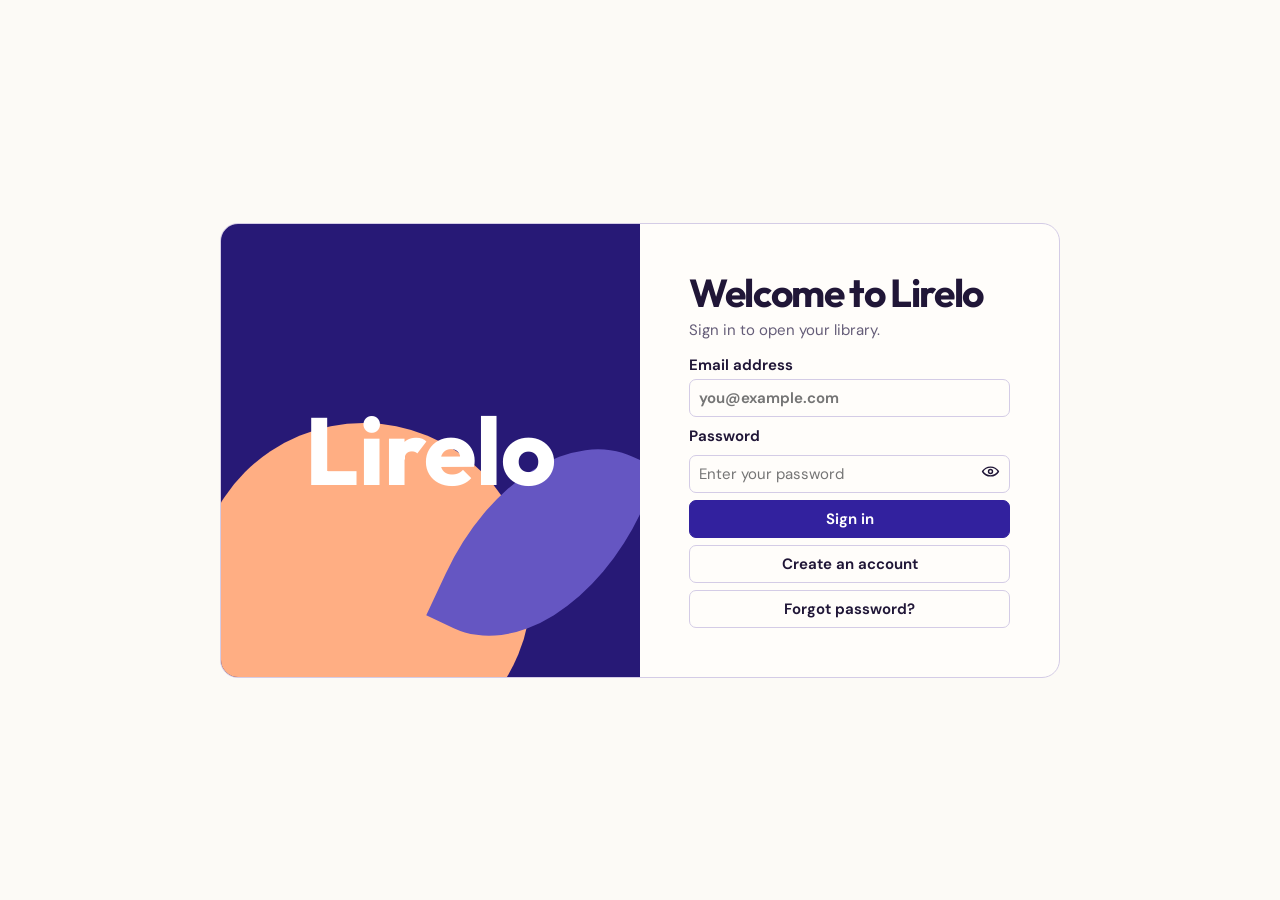
<file: index.html>
<!doctype html>
<html lang="en">
<head>
  <meta charset="utf-8">
  <meta name="viewport" content="width=device-width,initial-scale=1,viewport-fit=cover">
  <meta name="theme-color" content="#271976">
  <title>Lirelo</title>
  <link rel="icon" href="/assets/folio-mark.svg" type="image/svg+xml">
  <link rel="manifest" href="/manifest.webmanifest">
  <link rel="preconnect" href="https://fonts.googleapis.com">
  <link rel="preconnect" href="https://fonts.gstatic.com" crossorigin>
  <link href="https://fonts.googleapis.com/css2?family=DM+Sans:wght@400..700&family=Outfit:wght@400..800&display=swap" rel="stylesheet">
  <link rel="stylesheet" href="/assets/folio.css">
  <script defer src="/assets/offline.js"></script>
  <script defer src="/assets/folio.js"></script>
  <script defer src="/assets/folio-reader.js"></script>
  <script defer src="/assets/bridge.js"></script>
</head>
<body>
  <main id="app" aria-label="Lirelo"><p class="boot">Opening your library…</p></main>
  <input hidden id="import-files" type="file" accept=".pdf,.epub,application/pdf,application/epub+zip" multiple>
  <dialog id="folio-dialog" aria-labelledby="dialog-title"></dialog>
  <div id="folio-status" class="notice" role="status" aria-live="polite"></div>
</body>
</html>
</file>
<file: assets/folio.css>
:root{color-scheme:light;--paper:#fcfaf6;--white:#fffdfa;--ink:#201637;--muted:#655d78;--indigo:#32219e;--rail:#271976;--iris:#dad8fc;--edge:#d4cce6;--peach:#ffae83;--heading:Outfit,'Segoe UI',sans-serif;--body:'DM Sans','Segoe UI',sans-serif}
*,*::before,*::after{box-sizing:border-box}
html,body{margin:0;min-height:100%;background:var(--paper);color:var(--ink);font:15px var(--body)}
button,input,select,textarea{font:inherit;color:inherit}
button{cursor:pointer}
button:disabled{opacity:.45;cursor:default}
button:focus-visible,input:focus-visible,select:focus-visible,textarea:focus-visible,.paper-stage:focus-visible{outline:2px solid #7061dd;outline-offset:3px}
button svg,label svg{flex:none;width:19px;height:19px}
[hidden]{display:none!important}
h1,h2,h3,p{margin-top:0}
h1,h2,h3{font-family:var(--heading);letter-spacing:-.035em}
h1{font-size:clamp(34px,4.7vw,60px);line-height:1;overflow-wrap:anywhere}
h2{line-height:1.1}
img{display:block;max-width:100%}
.sr-only{position:absolute;width:1px;height:1px;overflow:hidden;clip-path:inset(50%);white-space:nowrap}
.boot,.empty{padding:26px;color:var(--muted)}
.primary,.outline,.quiet,.back-button,.icon-control{display:inline-flex;align-items:center;justify-content:center;gap:7px;min-height:41px;padding:8px 14px;border:1px solid transparent;border-radius:9px;font-weight:700;text-align:center}
.primary{background:var(--indigo);color:#fff}
.primary:hover{background:#271976}
.outline{border-color:var(--edge);background:var(--white)}
.outline:hover,.quiet:hover,.back-button:hover,.icon-control:hover{background:#eeeafb}
.quiet,.back-button,.icon-control{background:transparent;color:var(--indigo)}
.icon-control{padding:5px;width:42px}
.progress-copy{color:var(--muted)}
progress{appearance:none;display:block;height:7px;border:0;border-radius:10px;overflow:hidden;background:#dfdaf0;color:var(--indigo)}
progress::-webkit-progress-bar{background:#dfdaf0}
progress::-webkit-progress-value{background:var(--indigo);border-radius:10px}
progress::-moz-progress-bar{background:var(--indigo);border-radius:10px}
.folio{display:grid;grid-template-columns:165px minmax(0,1fr);min-height:100dvh}
.navigation{background:var(--rail);color:white;position:sticky;top:0;height:100dvh;display:flex;flex-direction:column;gap:25px;padding:19px 12px}
.wordmark{display:flex;align-items:center;gap:5px;background:none;border:0;color:white;font:750 24px var(--heading);padding:0 3px;text-align:left}
.brand-symbol{position:relative;width:29px;height:32px;display:block;flex:none}.brand-symbol::before{content:'';position:absolute;inset:4px 7px;background:#fff3db;clip-path:polygon(0 0,100% 0,100% 100%,50% 76%,0 100%);border-radius:2px}.brand-symbol::after{content:'';position:absolute;top:3px;right:4px;background:var(--peach);width:8px;height:8px;border-radius:50%}
.navigation nav{display:grid;gap:6px}
.navigation nav button{display:flex;align-items:center;gap:10px;width:100%;min-height:45px;text-align:left;background:transparent;border:0;color:white;padding:7px 11px;border-radius:10px;font-weight:650}
.navigation nav button[aria-current=page]{background:#7769dc}
.navigation nav button:hover{background:#5e50be}
.workspace{width:min(100%,1330px);margin:0 auto;padding:24px clamp(19px,3.65vw,54px) 60px;min-width:0;align-self:start}
.view-title{margin:0 0 22px}
.view-title h1{margin:0}
.view-title p{margin:8px 0 0;color:var(--muted)}
.library-title,.library-title>div{display:flex;align-items:center;gap:12px;justify-content:space-between}
.search-box{display:flex;align-items:center;gap:7px;background:var(--white);border:1px solid var(--edge);border-radius:9px;padding:0 10px;height:41px}
.search-box input{background:none;border:0;min-width:0;width:min(23vw,245px);outline:0}
.search-box:focus-within{border-color:var(--indigo);outline:1px solid var(--indigo)}
.resume{min-height:278px;display:grid;position:relative;isolation:isolate;grid-template-columns:minmax(0,1fr) minmax(0,.97fr);align-items:center;overflow:hidden;border-radius:18px;background:#d5d2ff;margin-bottom:18px;padding:24px 30px}
.resume-copy{position:relative;z-index:1;display:flex;flex-direction:column;align-items:start;gap:6px;min-width:0}
.resume-copy h2{font-size:clamp(31px,4.5vw,65px);line-height:.96;margin:0 0 7px;letter-spacing:-.056em}
.resume-copy strong{font:720 clamp(16px,2vw,25px) var(--heading);overflow-wrap:anywhere}
.resume-copy .primary{margin-top:8px;min-width:112px}
.dot{color:var(--muted);padding:0 3px}
.resume-art{position:relative;width:min(100%,430px);height:238px;justify-self:center}
.art-board{position:absolute;inset:19px 5% 8% 2%;border-radius:15px;background:#342590;transform:rotate(-8deg) skewX(-10deg)}
.art-second,.resume-art .art-main{width:42%;aspect-ratio:.68;max-height:230px;position:absolute;border-radius:8px}
.art-second{background:#ffceaa;right:10%;top:7%;transform:rotate(9deg);overflow:hidden;border:1px solid #c07363}
.art-second i{position:absolute;background:#ee7758;width:33%;aspect-ratio:1;border-radius:45%;top:20%;left:18%}
.art-second i:nth-child(2){width:22%;left:56%;top:34%}
.art-second i:nth-child(3){width:50%;height:35%;background:#342590;left:30%;top:auto;bottom:6%;transform:rotate(-24deg);border-radius:80% 0 75% 0}
.resume-art .art-main{left:16%;top:-1%;transform:rotate(-8deg);border:1px solid #c8a071}
.shelf-filters,.shelf-filters>div{display:flex;align-items:center;justify-content:space-between;gap:8px;flex-wrap:wrap}
.segments button,.shelf-filters select,.collection-control select,select{min-height:39px;background:var(--white);border:1px solid var(--edge);border-radius:9px;padding:6px 10px}
.segments button{min-width:62px;font-size:13px;font-weight:750}
.segments button[aria-pressed=true]{background:var(--rail);border-color:var(--rail);color:white}
.shelf{display:grid;grid-template-columns:repeat(auto-fill,minmax(min(100%,160px),1fr));gap:20px 16px;margin-top:16px}
.shelf-book{min-width:0;display:grid;align-content:start;gap:7px;background:none;border:0;border-radius:8px;text-align:left;padding:0 0 8px}
.shelf-book:hover .jacket{outline:2px solid #7563d7;outline-offset:2px}
.shelf-name{font:700 17px/1.15 var(--heading);display:-webkit-box;-webkit-line-clamp:2;-webkit-box-orient:vertical;overflow:hidden;overflow-wrap:anywhere}
.shelf-book>small{color:var(--muted);font-size:12px;overflow-wrap:anywhere}
.shelf-book b{display:inline-block;background:#eae6fc;color:var(--rail);border-radius:4px;padding:2px 4px;margin-left:3px;font-size:10px}
.shelf-book progress{width:100%;height:4px}
.jacket{--jacket:#faeddb;--jacket-ink:#26194e;--shape:#342590;--accent:#e89b6c;position:relative;isolation:isolate;container-type:inline-size;display:flex;flex-direction:column;justify-content:space-between;gap:7px;width:100%;aspect-ratio:.71;overflow:hidden;padding:9%;border-radius:8px;border:1px solid #39285618;background:var(--jacket);color:var(--jacket-ink)}
.jacket strong{font:780 clamp(17px,18cqi,37px)/.95 var(--heading);letter-spacing:-.043em;display:-webkit-box;-webkit-line-clamp:4;-webkit-box-orient:vertical;overflow:hidden;overflow-wrap:anywhere}
.jacket small{font-size:clamp(8px,8cqi,14px);font-weight:700;max-width:100%;overflow:hidden;text-overflow:ellipsis;white-space:nowrap}
.jacket[data-pattern="1"] small,.jacket[data-pattern="3"] small{color:#fff5e3;text-shadow:0 1px 3px #2d1e77,0 1px 5px #2d1e77}
.jacket-art{position:absolute;inset:39% 0 0;pointer-events:none;z-index:-1}
.jacket-art i{position:absolute;display:block;background:var(--shape)}
.jacket-art i:first-child{left:-16%;bottom:-9%;width:78%;aspect-ratio:1;border-radius:50%;background:var(--accent)}
.jacket-art i:nth-child(2){left:43%;bottom:17%;width:32%;height:64%;border-radius:90% 0 90% 0;transform:rotate(22deg)}
.jacket-art i:last-child{left:67%;bottom:4%;width:30%;height:41%;border-radius:0 85% 0 85%;transform:rotate(57deg)}
.jacket[data-pattern="1"],.jacket[data-pattern="3"]{--jacket:#2d1e77;--jacket-ink:#fff1df;--shape:#ffead5;--accent:#ffad78}
.jacket[data-pattern="1"] .jacket-art i:nth-child(2){height:94%;border-radius:70px 70px 0 0;left:58%;width:34%;transform:none;bottom:0}
.jacket[data-pattern="1"] .jacket-art i:last-child{display:none}
.jacket[data-pattern="2"] .jacket-art i:nth-child(2),.jacket[data-pattern="2"] .jacket-art i:last-child{border-radius:50%;width:137%;height:53%;transform:rotate(-9deg);left:-10%}
.jacket[data-pattern="2"] .jacket-art i:nth-child(2){bottom:18%;background:#a49bea}
.jacket[data-pattern="2"] .jacket-art i:first-child{width:44%;left:43%;bottom:38%}
.jacket[data-pattern="3"] .jacket-art i:nth-child(2){border-radius:70px 70px 0 0;left:49%;width:35%;transform:none;bottom:18%}
.jacket[data-pattern="3"] .jacket-art i:last-child{height:9%;width:86%;transform:rotate(-20deg);left:16%;bottom:12%;border-radius:0;background:var(--accent)}
.book-intro{display:grid;grid-template-columns:minmax(115px,.41fr) minmax(0,1fr);align-items:center;gap:clamp(21px,4vw,65px);margin:12px 0 23px}
.book-artwork{background:var(--iris);padding:clamp(12px,2.3vw,27px);border-radius:17px}
.book-artwork .jacket{max-width:265px;margin:auto}
.book-intro h1{margin-bottom:7px}
.byline{font-size:20px;color:var(--muted);margin:0 0 15px}
.collection-control{display:inline-flex;align-items:center;gap:7px;color:var(--muted);font-size:13px}
.collection-control select{background:#eae6fb;max-width:min(40vw,205px)}
.book-actions{display:flex;align-items:center;flex-wrap:wrap;gap:8px;margin-top:15px}
.detail-progress{display:flex;gap:13px;align-items:center;border-bottom:1px solid var(--edge);padding:13px 0 20px}
.detail-progress progress{flex:1;min-width:30px}
.chapters{margin-top:22px}
.chapters>div{display:flex;align-items:baseline;justify-content:space-between;color:var(--muted)}
.chapters h2{font-size:28px;color:var(--ink);margin-bottom:6px}
ol{list-style:none;padding:0;margin:0}
.chapters li button,.tool-drawer li button{display:grid;grid-template-columns:30px minmax(0,1fr) auto;gap:9px;text-align:left;align-items:center;background:none;border:0;border-bottom:1px solid var(--edge);width:100%;min-height:43px;padding:7px 5px}
.chapters li button:hover,.tool-drawer li button:hover{background:var(--iris)}
.chapter-index,.chapters li button span:last-child{color:var(--muted)}
.saved-layout{display:grid;grid-template-columns:minmax(145px,.25fr) 1fr;gap:24px;align-items:start}
.saved-filter{display:grid;gap:7px}
.saved-filter button{display:flex;align-items:center;gap:8px;min-height:38px;border:0;border-radius:7px;background:none;text-align:left;padding:6px 9px;font-weight:650}
.saved-filter button small{margin-left:auto}
.saved-filter button[aria-pressed=true]{background:var(--iris)}
.saved-filter label{display:grid;gap:8px;margin-top:12px;padding-top:14px;border-top:1px solid var(--edge);font-weight:750}
.saved-filter select{min-width:0;width:100%}
.timeline{border-left:1px solid #e3ad92;padding:0 0 0 19px;display:grid;gap:11px;min-width:0}
.timeline article{position:relative;display:grid;gap:14px;grid-template-columns:minmax(0,1fr) auto;align-items:start;padding:14px;border-radius:9px;background:#f7f0e8}
.timeline article::before{content:'';width:11px;height:11px;border-radius:50%;background:var(--peach);border:1px solid #d5815b;position:absolute;left:-25px;top:22px}
.timeline p{font:650 18px/1.3 var(--body);margin:0 0 6px;overflow-wrap:anywhere}
.timeline mark{background:#ffe797;color:inherit}
.timeline small{color:var(--muted)}
.timeline article>div:last-child{display:grid;justify-items:end;gap:4px}
.timeline button{border:0;background:none;padding:4px 0;color:var(--indigo);font-weight:650;text-decoration:underline}
.timeline .item-delete{color:var(--muted);font-size:11px;font-weight:500}
.setting-list{display:grid;gap:0}
.setting-list section{display:flex;align-items:center;justify-content:space-between;gap:10px;flex-wrap:wrap;padding:18px 0;border-bottom:1px solid var(--edge)}
.setting-list h2{margin:0 0 3px}
.setting-list p{margin:0;color:var(--muted);overflow-wrap:anywhere}
.reading-app{height:100dvh;display:grid;grid-template-rows:auto minmax(0,1fr) auto;background:#dad7ef}
.reader-heading{display:grid;grid-template-columns:42px minmax(0,1fr) auto;gap:9px;align-items:center;padding:9px clamp(8px,2vw,24px);background:var(--paper);border-bottom:1px solid var(--edge)}
.reader-heading h1{font:750 clamp(17px,2.5vw,29px) var(--heading);white-space:nowrap;overflow:hidden;text-overflow:ellipsis;margin:0}
.reader-heading>div{display:flex;gap:5px}
.reader-heading>div button,.selection-controls button{display:flex;align-items:center;gap:5px;min-height:37px;padding:6px 9px;background:var(--white);border:1px solid var(--edge);border-radius:8px;font-weight:700}
.reader-heading button[aria-pressed=true]{background:var(--iris)}
.reading-desk{position:relative;display:grid;grid-template-columns:66px minmax(0,1fr);min-height:0}
.reading-tools{align-self:start;position:relative;z-index:2;display:grid;gap:3px;margin:22px 0 0 15px;padding:6px;border-radius:12px;background:var(--rail);color:white;width:48px}
.reading-tools button,.page-controls button,.tool-drawer header button{display:grid;place-items:center;min-height:39px;min-width:35px;border:0;background:none;color:inherit;border-radius:7px;padding:4px}
.reading-tools button:hover{background:#6554bc}
.paper-stage{min-width:0;min-height:0;overflow:auto;overscroll-behavior:contain;padding:18px 66px 30px 8px;display:flex;flex-direction:column;align-items:center}
.paper-stage[data-tone=paper]{background:#e5d8c2}
.paper-stage[data-tone=dark]{background:#222033;color:#eee8ff}
.paper-page{position:relative;flex:none;margin:auto;width:calc(min(100%,660px) * var(--zoom,1));align-self:safe center;aspect-ratio:var(--ratio);background:#fffdf9;container-type:inline-size;border-radius:5px;overflow:hidden;border:1px solid #3931531d}
.paper-page img{width:100%;height:auto;pointer-events:none;user-select:none}
.paper-stage[data-tone=paper] .paper-page img{filter:sepia(.27)}
.paper-stage[data-tone=dark] .paper-page{background:#18161e}
.paper-stage[data-tone=dark] .paper-page img{filter:invert(.91) hue-rotate(180deg)}
.paper-text,.page-markers{position:absolute;inset:0}
.paper-text{user-select:text;cursor:text}
.paper-text span,.page-markers i{position:absolute;display:block}
.text-run{color:transparent;white-space:pre;line-height:1;overflow:visible}
.text-run::selection{background:#b294f970}
.page-markers{pointer-events:none;mix-blend-mode:multiply}
.page-markers i{background:#b294f97a}
.page-markers i.yellow{background:#ffca4385}
.page-markers i.found{background:#ff987d85}
.reader-empty{padding:23px;margin:auto;color:inherit;text-align:center}
.page-controls{display:flex;align-items:center;justify-content:center;gap:12px;min-height:53px;background:var(--paper);border-top:1px solid var(--edge);padding:4px clamp(8px,3vw,40px) max(4px,env(safe-area-inset-bottom))}
.page-controls input{width:min(66%,740px);accent-color:var(--indigo)}
.page-controls output{white-space:nowrap;min-width:83px;text-align:center;font-weight:650;font-variant-numeric:tabular-nums}
.page-controls button:hover{background:var(--iris)}
.tool-drawer{position:absolute;z-index:4;inset:11px auto 11px 76px;width:min(calc(100% - 88px),360px);min-width:0;padding:13px 16px;background:var(--white);border:1px solid var(--edge);border-radius:12px;overflow:auto}
.tool-drawer header{display:flex;align-items:center;justify-content:space-between;gap:8px;margin-bottom:10px}
.tool-drawer h2,.tool-drawer h3{margin:0}
.tool-drawer h3{margin-top:15px}
.tool-drawer label{display:grid;gap:5px;margin-bottom:12px;font-weight:650}
.tool-drawer li button{grid-template-columns:minmax(0,1fr) auto}
.tool-drawer input:not([type=range]),.document-search input{width:100%;min-width:0;padding:7px;border:1px solid var(--edge);border-radius:6px;background:var(--white)}
.document-search{display:flex;gap:7px;align-items:stretch}
.selection-controls{position:absolute;bottom:10px;z-index:5;left:50%;transform:translateX(-50%);display:flex;gap:6px;padding:5px;background:var(--white);border:1px solid var(--edge);border-radius:11px;white-space:nowrap}
.notice{position:fixed;z-index:50;bottom:19px;left:50%;transform:translateX(-50%);max-width:min(95vw,560px);padding:9px 15px;background:var(--rail);color:#fff;border-radius:8px;opacity:0;pointer-events:none;font-size:14px;text-align:center}
.notice.show{opacity:1}
body:has(.reading-app) .notice{bottom:67px}
#folio-dialog{position:fixed;width:min(90vw,462px);border:1px solid var(--edge);border-radius:13px;background:var(--white);color:var(--ink);padding:19px;max-height:85dvh;overflow:auto}
#folio-dialog::backdrop{background:#24194270}
#folio-dialog header{display:flex;align-items:center;justify-content:space-between;gap:9px;margin-bottom:7px}
#folio-dialog h2{margin:0;font-size:23px}
.dialog-actions{display:flex;justify-content:end;gap:7px;margin-top:14px}
#folio-dialog label,.entry-form label{display:grid;gap:4px;margin:9px 0;font-weight:650}
#folio-dialog :is(input,textarea),.entry-form input{width:100%;border:1px solid var(--edge);border-radius:7px;padding:8px 9px;background:var(--white)}
#lireloCloudAuth{position:fixed;inset:0;z-index:20;background:var(--paper);overflow:auto;display:grid;place-items:center;padding:22px}
.entry-shell{display:grid;grid-template-columns:1fr 1fr;width:min(100%,840px);border:1px solid var(--edge);border-radius:18px;overflow:hidden;background:var(--white)}
.entry-art{background:var(--rail);color:white;display:flex;align-items:center;justify-content:center;font:750 clamp(44px,8vw,95px)/1 var(--heading);position:relative;isolation:isolate;overflow:hidden}
.entry-art i{position:absolute;z-index:-1;left:-6%;bottom:-18%;width:80%;aspect-ratio:1;background:var(--peach);border-radius:50%}
.entry-art i:last-child{left:59%;bottom:4%;width:36%;height:51%;background:#6556c2;transform:rotate(25deg);border-radius:80% 0}
.entry-form{padding:clamp(22px,4vw,49px)}
.entry-form h1{font-size:39px;margin:0 0 8px}
.entry-form p{color:var(--muted)}
.entry-form button{width:100%;min-height:38px;margin-top:7px;border:1px solid var(--edge);border-radius:7px;background:var(--white);font-weight:650}
.entry-form button[type=submit]{background:var(--indigo);color:white;border-color:var(--indigo)}
.lc-password-wrap{position:relative}
.lc-password-wrap input{padding-right:44px}
.entry-form .lc-password-toggle{position:absolute;right:2px;top:1px;display:grid;place-items:center;width:36px;min-height:32px;margin:0;border:0;background:transparent}
.lc-eye-off-icon,.lc-password-toggle[aria-pressed=true] .lc-eye-icon{display:none}
.lc-password-toggle[aria-pressed=true] .lc-eye-off-icon{display:block}
@media(min-width:1100px){.shelf{grid-template-columns:repeat(4,minmax(0,1fr))}}
@media(max-width:820px){.folio{grid-template-columns:115px minmax(0,1fr)}.navigation{padding-inline:6px}.navigation nav button{gap:6px;padding-inline:6px}.resume{padding:20px;min-height:220px}.resume-art{height:180px}.shelf{grid-template-columns:repeat(auto-fill,minmax(min(100%,130px),1fr))}}
@media(max-width:630px){
 .folio{display:block}.navigation{height:auto;position:sticky;z-index:8;display:grid;grid-template-columns:auto 1fr;align-items:center;gap:6px;padding:6px 8px}
 .wordmark{font-size:19px}.brand-symbol{width:26px;height:27px}.navigation nav{display:flex;justify-content:end;gap:2px}.navigation nav button{width:auto;min-height:36px;padding:4px 5px;gap:3px;font-size:11px}.navigation nav svg{width:14px;height:14px}
 .workspace{padding:17px 12px 38px}.library-title{align-items:start;gap:7px}.library-title>div{gap:5px}.library-title .outline{padding-inline:6px;gap:3px;font-size:12px}.search-box{height:41px;padding:0 6px}.search-box input{width:min(25vw,130px);font-size:12px}
 .resume{padding:13px;min-height:161px;grid-template-columns:minmax(0,1.15fr) minmax(0,.85fr);border-radius:11px}
 .resume-copy h2{font-size:clamp(24px,7vw,38px);line-height:.95}.resume-copy strong{font-size:17px}.resume-copy>span{font-size:11px}.resume-copy .primary{margin-top:2px;min-height:35px;min-width:0;padding:5px 9px}
 .resume-art{height:126px}.art-second,.resume-art .art-main{width:53%}.resume-art .art-main strong{font-size:clamp(10px,19cqi,15px)}
 .shelf-filters>div{max-width:100%}.shelf-filters select{max-width:160px;font-size:12px}
 .shelf{grid-template-columns:repeat(2,minmax(0,1fr));gap:12px}.shelf-name{font-size:15px}
 .book-intro{grid-template-columns:minmax(82px,.58fr) minmax(0,1fr);gap:14px}.book-intro h1{font-size:clamp(24px,7vw,37px)}.book-artwork{padding:7px}.byline{font-size:15px}
 .collection-control{align-items:start;flex-direction:column}.book-actions{gap:4px}.book-actions button{font-size:12px;padding:5px;min-height:33px}.book-actions svg{width:14px;height:14px}
 .saved-layout{grid-template-columns:1fr;gap:15px}.saved-filter{display:flex;flex-wrap:wrap;gap:3px}.saved-filter button{gap:4px;padding:4px 6px;font-size:12px}.saved-filter button svg{width:13px;height:13px}.saved-filter label{width:100%;border:0;padding:0;margin-top:5px}
 .timeline{padding-left:10px;margin-left:7px}.timeline article{padding:10px;gap:8px}.timeline article::before{left:-16px}.timeline p{font-size:15px}
 .reader-heading{grid-template-columns:28px minmax(0,1fr) auto;gap:5px}.reader-heading .back-button{min-height:34px;padding:4px}.reader-heading>div button{padding:5px;min-height:32px}.reader-heading>div button span{display:none}
 .reading-desk{grid-template-columns:40px minmax(0,1fr)}.reading-tools{width:33px;margin:9px 0 0 4px;padding:2px}.reading-tools button{min-width:0;min-height:33px}.reading-tools svg{width:15px;height:15px}
 .paper-stage{padding:9px 6px 13px 4px}.tool-drawer{left:43px;width:calc(100% - 49px);padding:9px}
 .page-controls{gap:3px}.page-controls button{min-width:30px}.page-controls output{min-width:77px}
 .entry-shell{grid-template-columns:1fr}.entry-art{min-height:112px}
}
@media(prefers-reduced-motion:reduce){*,*::before,*::after{scroll-behavior:auto!important}}
</file>
